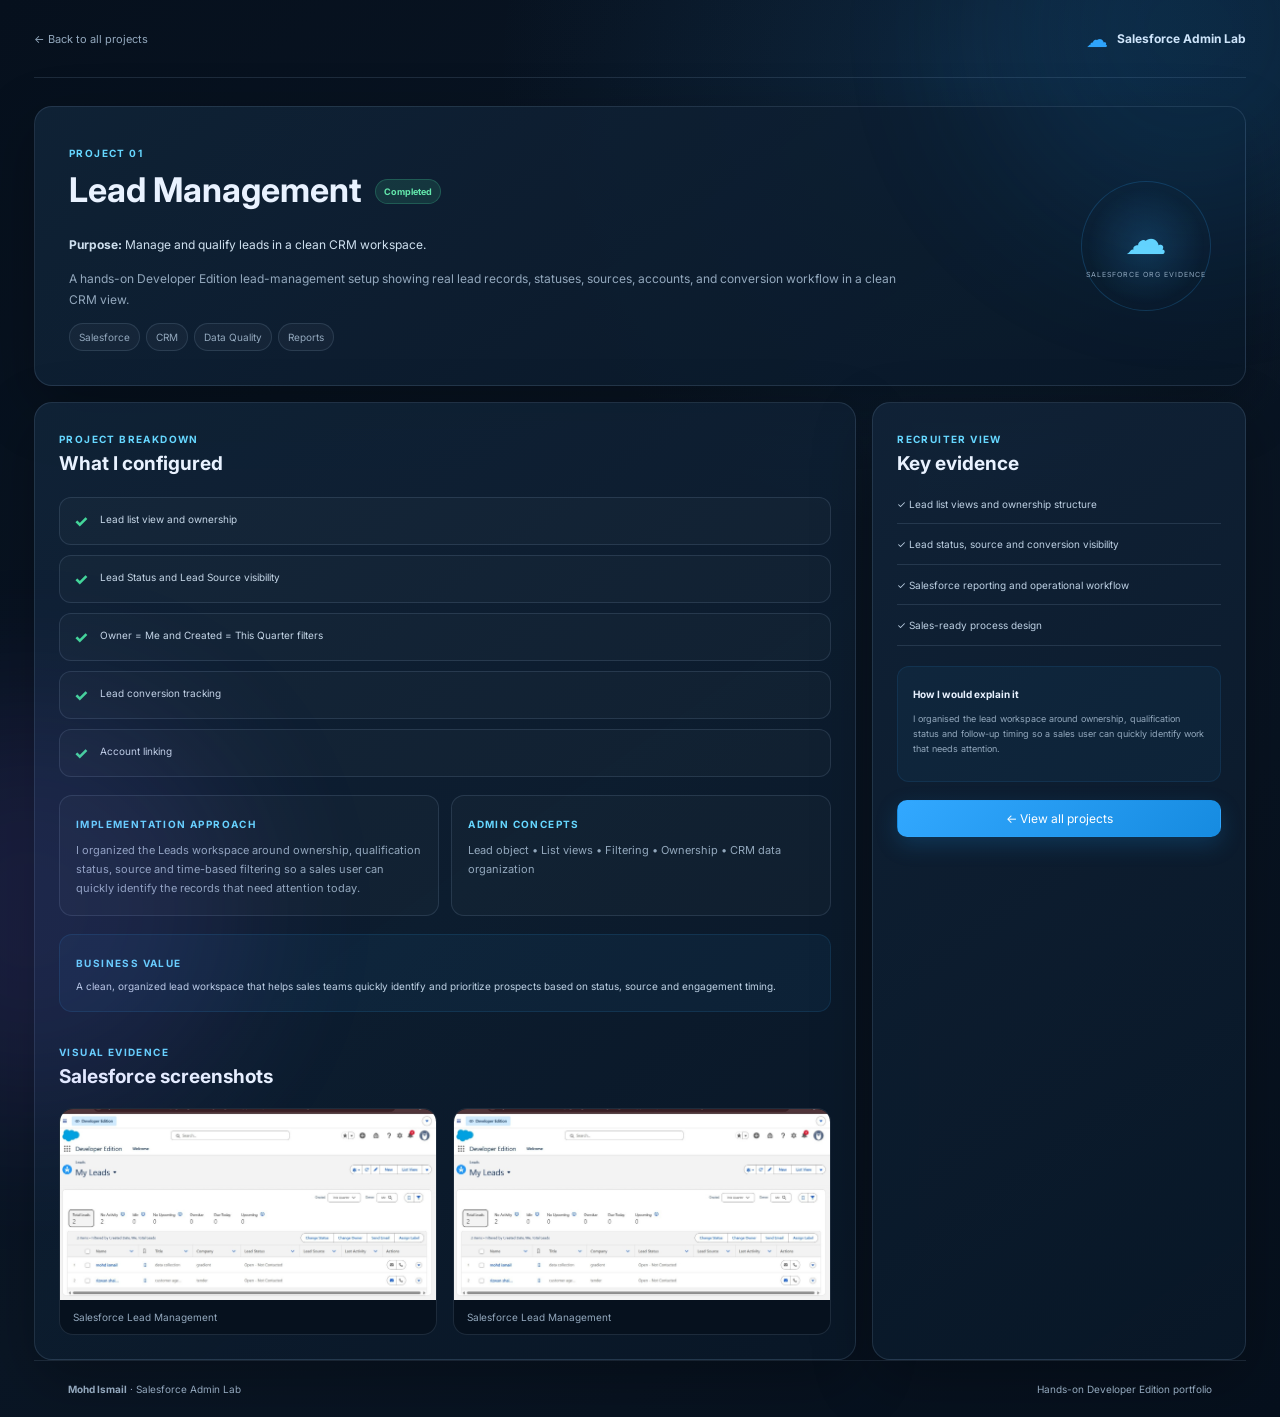
<file: project.html>
<!DOCTYPE html><html lang="en"><head><meta charset="UTF-8"><meta name="viewport" content="width=device-width,initial-scale=1.0"><title>Project | Mohd Ismail — Salesforce Admin Lab</title><link rel="stylesheet" href="style.css"></head><body><div class="bg-orb orb1"></div><div class="bg-orb orb2"></div><main class="project-page"><header class="project-top"><a class="back" href="index.html#projects">← Back to all projects</a><div class="brand-inline"><span>☁</span><b>Salesforce Admin Lab</b></div></header><div id="projectDetail"></div><footer><div><b>Mohd Ismail</b> · Salesforce Admin Lab</div><div>Hands-on Developer Edition portfolio</div></footer></main><script src="projects.js"></script><script src="project.js"></script></body></html>
</file>
<file: style.css>
@import url('https://fonts.googleapis.com/css2?family=Inter:wght@400;500;600;700;800&display=swap');
:root{--bg:#07111f;--bg2:#0b1727;--panel:rgba(13,27,44,.88);--panel2:#102239;--text:#e9f2ff;--muted:#93a8bd;--line:rgba(149,181,212,.16);--blue:#32a8ff;--blue2:#168be0;--cyan:#66d7ff;--green:#44d69a;--purple:#9a7cff;--shadow:0 20px 60px rgba(0,0,0,.28)}*{box-sizing:border-box}html{scroll-behavior:smooth}body{margin:0;font-family:Inter,system-ui,sans-serif;color:var(--text);background:radial-gradient(circle at 75% 5%,rgba(38,124,190,.16),transparent 28%),linear-gradient(135deg,#06101d,#0a1625 50%,#06101d);min-height:100vh}body.light{--bg:#eef5fb;--bg2:#f7fbff;--panel:rgba(255,255,255,.92);--panel2:#f4f9fd;--text:#13243a;--muted:#60748a;--line:rgba(39,82,119,.14);background:#eef5fb}.bg-orb{position:fixed;width:420px;height:420px;border-radius:50%;filter:blur(80px);opacity:.12;pointer-events:none}.orb1{background:#168be0;top:-180px;right:-120px}.orb2{background:#8d6cff;bottom:-220px;left:-180px}.app-shell{display:flex;min-height:100vh}.sidebar{width:250px;position:fixed;inset:0 auto 0 0;background:rgba(5,15,27,.82);backdrop-filter:blur(20px);border-right:1px solid var(--line);padding:28px 18px;z-index:20}.light .sidebar{background:rgba(246,250,254,.92)}.brand{display:flex;align-items:center;gap:12px;padding:0 10px 28px}.sf-cloud{font-size:30px;color:#31a9ff}.brand b{display:block;font-size:15px}.brand small{display:block;color:var(--muted);font-size:11px;margin-top:3px}.sidebar nav{display:grid;gap:6px}.nav-link{color:var(--muted);text-decoration:none;padding:12px 13px;border-radius:12px;display:flex;gap:12px;align-items:center;font-size:13px}.nav-link:hover,.nav-link.active{color:var(--text);background:linear-gradient(90deg,rgba(50,168,255,.18),transparent)}.sidebar-bottom{position:absolute;bottom:28px;left:28px;right:18px;color:var(--muted);font-size:11px}.dot{display:inline-block;width:7px;height:7px;background:var(--green);border-radius:50%;margin-right:8px;box-shadow:0 0 12px var(--green)}.main{margin-left:250px;width:calc(100% - 250px)}.topbar{height:74px;border-bottom:1px solid var(--line);display:flex;align-items:center;justify-content:space-between;padding:0 34px;position:sticky;top:0;background:rgba(6,16,29,.7);backdrop-filter:blur(18px);z-index:10}.light .topbar{background:rgba(244,249,253,.8)}.menu-btn{display:none}.top-title b{font-size:14px}.top-title span{display:block;font-size:11px;color:var(--muted);margin-top:3px}.top-actions{display:flex;align-items:center;gap:12px}.status{font-size:11px;color:var(--muted)}.status i{display:inline-block;width:7px;height:7px;background:var(--green);border-radius:50%;margin-right:6px}.btn{border:1px solid var(--line);background:var(--panel);color:var(--text);padding:10px 15px;border-radius:10px;text-decoration:none;font-size:12px;cursor:pointer}.btn.primary{background:linear-gradient(135deg,var(--blue),var(--blue2));border-color:transparent;color:#fff;box-shadow:0 8px 22px rgba(22,139,224,.22)}.theme-btn{width:38px;height:38px;border-radius:50%;border:1px solid var(--line);background:var(--panel);color:var(--text);cursor:pointer}.content{padding:28px 34px 40px;max-width:1500px;margin:auto}.card{background:linear-gradient(145deg,rgba(17,36,57,.88),rgba(9,24,40,.86));border:1px solid var(--line);box-shadow:var(--shadow);border-radius:18px}.light .card{background:rgba(255,255,255,.92)}.hero{min-height:340px;padding:34px;display:grid;grid-template-columns:1.45fr .85fr;overflow:hidden;position:relative}.hero-profile{display:flex;gap:24px;align-items:center;position:relative;z-index:2}.profile-wrap{padding:4px;border-radius:50%;background:linear-gradient(135deg,var(--blue),#7c5cff);box-shadow:0 0 45px rgba(50,168,255,.18)}.profile-img{width:112px;height:112px;border-radius:50%;object-fit:cover;display:block;border:4px solid var(--bg2)}.eyebrow,.kicker{font-size:10px;letter-spacing:.14em;color:var(--cyan);font-weight:700}.hero h1{font-size:38px;line-height:1.12;margin:10px 0 13px;max-width:750px}.hero h1 em{font-style:normal;color:#fff}.light .hero h1 em{color:var(--text)}.hero p{color:var(--muted);font-size:13px;line-height:1.8;max-width:760px}.hero-meta{display:flex;flex-wrap:wrap;gap:8px;margin-top:18px}.hero-meta span,.chips span{border:1px solid var(--line);background:rgba(255,255,255,.035);padding:7px 9px;border-radius:999px;color:var(--muted);font-size:10px}.mountain-art{position:relative;min-height:270px;overflow:hidden;margin:-34px -34px -34px 0}.sun{position:absolute;width:85px;height:85px;border-radius:50%;background:radial-gradient(circle,#fff6c8,#8bdcff 65%,transparent 68%);right:100px;top:55px;opacity:.75}.mountain{position:absolute;bottom:-80px;transform:rotate(0deg);width:110%;height:260px;clip-path:polygon(0 100%,30% 45%,43% 62%,58% 22%,78% 63%,100% 35%,100% 100%)}.m1{background:#122f47;right:-30px}.m2{background:#17435e;right:-100px;bottom:-105px;opacity:.9}.m3{background:#1d5972;left:-160px;bottom:-115px;opacity:.7}.m4{background:#0c2238;left:30px;bottom:-140px}.hero-note{position:absolute;right:34px;top:24px;color:#7895ad;font-size:9px;letter-spacing:.18em;text-align:right}.hero-note b{color:#d2e7fa}.stats{display:grid;grid-template-columns:repeat(4,1fr);gap:14px;margin-top:16px}.stat{padding:18px 20px;display:flex;gap:13px;align-items:center}.stat>span{font-size:21px;color:var(--blue)}.stat strong{display:block;font-size:21px}.stat small{color:var(--muted);font-size:10px}.grid-two{display:grid;grid-template-columns:1fr 1fr;gap:16px;margin-top:16px}.panel{padding:24px}.section-head{display:flex;align-items:center;justify-content:space-between;margin-bottom:22px}.section-head h2{margin:5px 0 0;font-size:19px}.skill{display:grid;grid-template-columns:190px 1fr 62px;gap:12px;align-items:center;margin:15px 0;font-size:11px}.skill span{color:#cbd9e8}.bar{height:6px;background:#1b3045;border-radius:10px;overflow:hidden}.bar i{height:100%;display:block;background:linear-gradient(90deg,var(--blue),var(--cyan));border-radius:10px}.skill b{font-size:9px;color:var(--muted);text-align:right}.live-pill{font-size:9px;color:var(--green);border:1px solid rgba(68,214,154,.25);padding:6px 8px;border-radius:999px}.evidence-grid{display:grid;grid-template-columns:1fr 1fr;gap:12px}.evidence{padding:17px;border:1px solid var(--line);border-radius:13px;background:rgba(255,255,255,.025)}.evidence small{color:var(--muted);display:block;font-size:9px}.evidence strong{font-size:23px;display:block;margin:8px 0 5px}.evidence span{color:#6f879d;font-size:9px}.projects-section{margin-top:32px}.section-head-wide{align-items:flex-end}.section-head-wide p{color:var(--muted);font-size:11px;margin:7px 0 0}.legend{font-size:10px;color:var(--muted);display:flex;gap:7px;align-items:center}.legend-dot{width:7px;height:7px;border-radius:50%;display:inline-block}.legend-dot.done{background:var(--green)}.legend-dot.progress{background:#ffbd66;margin-left:10px}.project-grid{display:grid;grid-template-columns:repeat(3,1fr);gap:16px}.project-card{text-decoration:none;color:inherit;overflow:hidden;display:flex;flex-direction:column;transition:.25s}.project-card:hover{transform:translateY(-5px);border-color:rgba(50,168,255,.35)}.project-image{height:170px;position:relative;background:#071522;overflow:hidden;border-bottom:1px solid var(--line)}.project-image img{width:100%;height:100%;object-fit:cover;object-position:center}.badge{position:absolute;top:12px;right:12px;padding:6px 8px;border-radius:999px;font-size:9px;font-weight:700}.completed{background:rgba(68,214,154,.13);color:#63e8ac;border:1px solid rgba(68,214,154,.24)}.progress-badge{background:rgba(255,189,102,.12);color:#ffca7b;border:1px solid rgba(255,189,102,.24)}.project-body{padding:20px;position:relative;min-height:190px}.project-num{font-size:10px;color:var(--blue);font-weight:700}.project-body h3{font-size:16px;margin:7px 0}.project-body p{font-size:11px;line-height:1.65;color:var(--muted);min-height:55px}.chips{display:flex;flex-wrap:wrap;gap:6px}.open-project{display:inline-block;margin-top:17px;color:var(--cyan);font-size:10px;font-weight:700}.no-image{display:flex;align-items:center;justify-content:center}.progress-visual{font-size:42px;color:#52738e;text-align:center}.progress-visual small{display:block;font-size:8px;letter-spacing:.15em;color:#59728a;margin-top:8px}.trailhead-panel{min-height:250px}.trailhead-content{display:grid;grid-template-columns:130px 1fr;gap:20px;align-items:center}.trailhead-content img{width:130px;height:190px;object-fit:cover;object-position:top;border-radius:14px;border:1px solid var(--line)}.trailhead-content h3{margin:0 0 8px;font-size:16px}.trailhead-content p{font-size:11px;color:var(--muted);line-height:1.7}.trail-note{font-size:10px;color:var(--cyan);margin-top:15px}.about-lead{font-size:15px!important;color:var(--text)!important}.about-list{display:grid;gap:9px;margin:18px 0}.about-list div{display:flex;justify-content:space-between;gap:15px;padding:10px 0;border-bottom:1px solid var(--line);font-size:10px}.about-list span{color:var(--muted)}.relocation{margin-top:18px;padding:14px;border-radius:12px;background:rgba(50,168,255,.06);border:1px solid rgba(50,168,255,.13)}.relocation p{font-size:11px;line-height:1.7;color:#b7cbe0;margin:8px 0 0}footer{border-top:1px solid var(--line);padding:22px 34px;display:flex;justify-content:space-between;color:var(--muted);font-size:10px}.project-page{max-width:1450px;margin:auto;padding:0 34px}.project-top{height:78px;display:flex;align-items:center;justify-content:space-between;border-bottom:1px solid var(--line)}.back{color:var(--muted);text-decoration:none;font-size:11px}.brand-inline{font-size:12px;display:flex;gap:9px;align-items:center}.brand-inline span{font-size:22px;color:var(--blue)}.project-hero{margin-top:28px;padding:34px;display:flex;justify-content:space-between;align-items:center;min-height:220px}.project-hero h1{font-size:34px;margin:8px 0 12px}.detail-title-row{display:flex;align-items:center;gap:13px}.detail-title-row .badge{position:static}.project-hero p{max-width:850px;color:var(--muted);font-size:12px;line-height:1.8}.detail-orb{width:130px;height:130px;border-radius:50%;border:1px solid rgba(50,168,255,.2);background:radial-gradient(circle,rgba(50,168,255,.18),transparent 65%);display:flex;align-items:center;justify-content:center;flex-direction:column;color:var(--cyan);font-size:42px;flex-shrink:0}.detail-orb small{font-size:7px;letter-spacing:.14em;color:var(--muted);text-align:center;margin-top:6px}.detail-grid{display:grid;grid-template-columns:1.65fr .75fr;gap:16px;margin-top:16px}.detail-main,.detail-side{padding:24px}.gallery{display:grid;gap:18px}.gallery figure{margin:0;border:1px solid var(--line);border-radius:14px;overflow:hidden;background:#06111e}.gallery img{display:block;width:100%;height:auto;max-height:720px;object-fit:contain;background:#06111e}.gallery figcaption{padding:10px 12px;font-size:9px;color:var(--muted)}.detail-side ul{padding:0;margin:0;list-style:none;display:grid;gap:13px}.detail-side li{font-size:10px;line-height:1.55;color:#bdd0e3;padding-bottom:11px;border-bottom:1px solid var(--line)}.detail-note{margin-top:20px;padding:15px;border-radius:12px;background:rgba(50,168,255,.05);border:1px solid rgba(50,168,255,.1)}.detail-note b{font-size:10px}.detail-note p{font-size:9px;line-height:1.7;color:var(--muted)}.full{display:block;text-align:center;margin-top:18px}.empty-evidence{min-height:380px;border:1px dashed rgba(255,189,102,.25);border-radius:14px;display:flex;align-items:center;justify-content:center;flex-direction:column;text-align:center;padding:40px}.empty-evidence>div{font-size:52px;color:#ffbd66}.empty-evidence h3{margin:12px 0 8px}.empty-evidence p{max-width:560px;color:var(--muted);font-size:11px;line-height:1.8}
@media(max-width:1100px){.project-grid{grid-template-columns:repeat(2,1fr)}.hero{grid-template-columns:1fr}.mountain-art{display:none}.stats{grid-template-columns:repeat(2,1fr)}.detail-grid{grid-template-columns:1fr}.detail-orb{display:none}}
@media(max-width:760px){.sidebar{transform:translateX(-100%);transition:.25s}.sidebar.open{transform:translateX(0)}.main{margin-left:0;width:100%}.menu-btn{display:block;border:0;background:none;color:var(--text);font-size:20px}.topbar{padding:0 16px}.top-actions .status,.top-actions .btn{display:none}.content,.project-page{padding-left:16px;padding-right:16px}.hero{padding:22px}.hero-profile{align-items:flex-start;flex-direction:column}.hero h1{font-size:29px}.stats,.grid-two,.project-grid{grid-template-columns:1fr}.skill{grid-template-columns:1fr}.skill b{text-align:left}.project-top{padding:0 2px}.project-hero{padding:22px}.project-hero h1{font-size:27px}footer{padding:20px 16px;gap:12px;flex-direction:column}.trailhead-content{grid-template-columns:1fr}.trailhead-content img{width:110px;height:160px}}

/* Combined portfolio sections */
.section-block{padding:34px 0 10px;margin-top:18px}
.section-block h2{margin:5px 0 0;font-size:24px}
.section-block .lead,.section-block .section-head>p{color:var(--muted);font-size:11px;line-height:1.7}
.experience-grid{display:grid;grid-template-columns:1fr 1fr;gap:16px;margin-top:18px}
.experience-card{padding:22px;display:flex;gap:16px;align-items:flex-start}
.experience-dot{color:var(--green);font-size:12px;margin-top:4px;text-shadow:0 0 12px rgba(68,214,154,.45)}
.experience-label{font-size:9px;letter-spacing:.14em;color:var(--cyan);font-weight:800}
.experience-card h3{font-size:16px;margin:6px 0}
.experience-card p{color:var(--muted);font-size:11px;line-height:1.7;margin:0 0 10px}
.dark-block{background:linear-gradient(145deg,rgba(4,13,24,.95),rgba(9,25,42,.92));border:1px solid var(--line);border-radius:18px;padding:28px;margin-top:28px}
.dark-block h2{font-size:25px}
.dark-block .lead{max-width:760px}
.gallery{display:grid;grid-template-columns:repeat(2,1fr);gap:16px;margin-top:20px}
.gallery figure{margin:0;background:#06111e;border:1px solid var(--line);border-radius:14px;overflow:hidden}
.gallery figure.wide{grid-column:span 2}
.gallery img{display:block;width:100%;max-height:520px;object-fit:cover;object-position:top}
.gallery figcaption{padding:11px 13px;display:flex;flex-direction:column;gap:3px;font-size:10px}.gallery figcaption span{color:var(--muted);font-size:9px}
.agent-layout{display:grid;grid-template-columns:1fr 1fr;gap:16px;margin-top:16px}.agent-shot{overflow:hidden}.agent-shot img{width:100%;display:block;max-height:520px;object-fit:cover;object-position:top}.agent-shot span{display:block;padding:11px 14px;color:var(--muted);font-size:10px}
.flow{margin:16px 0;padding:15px;display:flex;justify-content:center;align-items:center;gap:10px;flex-wrap:wrap;border:1px solid var(--line);border-radius:14px;background:rgba(255,255,255,.025)}.flow span{font-size:9px;font-weight:800;color:#bdd0e3}.flow i{color:var(--blue);font-style:normal}.interview{display:grid;grid-template-columns:1fr 1fr;gap:16px}.interview>div{border-left:3px solid var(--blue);padding:14px 17px;background:rgba(50,168,255,.045);border-radius:0 12px 12px 0}.interview p{margin:6px 0;color:var(--muted);font-size:10px;line-height:1.7}
.scenario-section{background:transparent}.scenario-grid{display:grid;grid-template-columns:repeat(3,1fr);gap:16px;margin-top:18px}.scenario-grid article{padding:21px}.scenario-grid article>span{font-size:9px;color:var(--cyan);font-weight:800;letter-spacing:.1em}.scenario-grid h3{font-size:15px;margin:9px 0}.scenario-grid p{color:var(--muted);font-size:10px;line-height:1.7}.scenario-grid b{font-size:9px}
.journey-grid{display:grid;grid-template-columns:repeat(4,1fr);gap:16px;margin-top:18px}.journey-grid article{padding:20px}.journey-grid h3{font-size:15px;margin:14px 0 5px}.journey-grid p{color:var(--muted);font-size:10px;line-height:1.7}.ring{width:70px;height:70px;border-radius:50%;border:7px solid rgba(50,168,255,.16);border-right-color:var(--blue);display:grid;place-items:center;color:var(--cyan);font-size:15px}
.relocation-section{padding-bottom:20px}.relocation-card{display:grid;grid-template-columns:1fr 1fr;gap:28px;align-items:center;background:#0b1727;border:1px solid var(--line);border-radius:18px;padding:28px}.relocation-card h2{font-size:27px;margin:5px 0 8px}.relocation-card p{color:var(--muted);font-size:11px}.country-grid{display:grid;grid-template-columns:repeat(5,1fr);gap:8px}.country-grid span{border:1px solid var(--line);border-radius:9px;padding:10px 6px;text-align:center;font-size:10px;font-weight:700;color:#d7e6f5;background:rgba(255,255,255,.025);line-height:1.25;min-height:42px;display:flex;align-items:center;justify-content:center}
.about-section{padding-bottom:20px}.about-grid{display:grid;grid-template-columns:1fr 230px;gap:22px;align-items:center}.about-grid h2{font-size:27px}.about-lead{color:var(--muted);font-size:12px;line-height:1.8;max-width:820px}.about-list{display:grid;gap:7px;margin:17px 0}.about-list div{display:flex;justify-content:space-between;gap:15px;border-bottom:1px solid var(--line);padding:8px 0;font-size:10px}.about-list span{color:var(--muted)}.skill-grid{display:flex;flex-wrap:wrap;gap:7px}.skill-grid span{border:1px solid var(--line);padding:7px 9px;border-radius:8px;color:var(--muted);font-size:9px}.about-photo{padding:12px;text-align:center}.about-photo img{width:100%;aspect-ratio:1;object-fit:cover;border-radius:12px}.about-photo h3{font-size:14px;margin:10px 0 0}.about-photo p{font-size:9px;color:var(--muted);margin:2px 0 8px}
.contact-section{text-align:center;border-top:1px solid var(--line);padding-top:35px}.contact-section>p{max-width:700px;margin:8px auto;color:var(--muted);font-size:11px}.contact-grid{display:grid;grid-template-columns:repeat(4,1fr);gap:10px;max-width:1000px;margin:18px auto}.contact-grid>div{display:flex;flex-direction:column;gap:4px;padding:15px;border:1px solid var(--line);border-radius:12px;background:rgba(255,255,255,.025)}.contact-grid span{font-size:8px;letter-spacing:.14em;color:var(--cyan);font-weight:800}.contact-grid a,.contact-grid b{font-size:10px;color:var(--text);text-decoration:none;word-break:break-word}.actions{display:flex;justify-content:center;gap:10px;margin-top:15px}
@media(max-width:1100px){.experience-grid{grid-template-columns:1fr}.scenario-grid{grid-template-columns:1fr 1fr}.journey-grid{grid-template-columns:1fr 1fr}.country-grid{grid-template-columns:repeat(4,1fr)}.about-grid{grid-template-columns:1fr 200px}}
@media(max-width:760px){.section-block{padding-left:0;padding-right:0}.gallery{grid-template-columns:1fr}.gallery figure.wide{grid-column:auto}.agent-layout,.interview,.scenario-grid,.experience-grid,.about-grid{grid-template-columns:1fr}.relocation-card{grid-template-columns:1fr}.journey-grid{grid-template-columns:1fr 1fr}.country-grid,.contact-grid{grid-template-columns:1fr 1fr}.about-photo{max-width:230px}.contact-grid{max-width:none}}
@media(max-width:500px){.journey-grid,.country-grid,.contact-grid{grid-template-columns:1fr}.section-block h2{font-size:21px}}
.scenario-grid b{font-size:10px;line-height:1.6;color:var(--text)}
.detail-points{display:grid;gap:10px}.detail-point{display:flex;gap:12px;align-items:flex-start;padding:13px 14px;border:1px solid var(--line);border-radius:12px;background:rgba(255,255,255,.025)}.detail-point>span{color:var(--green);font-weight:800}.detail-point p{margin:0;color:#c5d6e7;font-size:10px;line-height:1.6}.detail-outcome{margin-top:16px;padding:16px;border-radius:13px;background:rgba(50,168,255,.06);border:1px solid rgba(50,168,255,.12)}.detail-outcome p{margin:7px 0 0;color:#bfd2e5;font-size:10px;line-height:1.7}.project-summary{font-size:12px!important;color:#cfe0ef!important;margin-bottom:4px}.evidence-heading{margin-top:28px;margin-bottom:0}
.sf-cloud,.trailhead-icon,.ring,.progress-visual,.experience-dot{display:inline-grid;place-items:center;vertical-align:middle;line-height:1}.sf-cloud{width:34px;height:34px}.trailhead-icon{width:58px;height:58px;font-size:32px}.ring{width:70px;height:70px}.experience-dot{width:16px;height:16px}.country-grid span::first-letter{font-size:16px}

/* Trailhead / https://trailhead.salesforce.com/trailblazer/mohd-ismail24). section */
.trailhead-section{position:relative}
.trailhead-grid{display:grid;grid-template-columns:1fr 1.25fr .9fr;gap:18px;align-items:stretch}
.trailhead-stats{display:grid;grid-template-columns:1fr 1fr;gap:12px;padding:18px}
.trail-stat{border:1px solid rgba(120,180,255,.14);background:rgba(8,20,38,.52);border-radius:16px;padding:20px 14px;display:flex;flex-direction:column;justify-content:center}
.trail-stat strong{font-size:32px;line-height:1.05;color:#f5f9ff}
.trail-stat span{margin-top:7px;color:#9db6d3;font-size:13px}
.trailhead-profile{overflow:hidden;padding:0;display:flex;flex-direction:column}
.trailhead-profile img{width:100%;height:100%;min-height:330px;object-fit:cover;object-position:center top;background:#101116}
.trailhead-caption{padding:14px 16px;display:flex;flex-direction:column;gap:5px;border-top:1px solid rgba(120,180,255,.14)}
.trailhead-caption span{font-size:13px;color:#9db6d3;line-height:1.45}
.agentblazer-card{padding:24px;display:flex;flex-direction:column;justify-content:center}
.agentblazer-card h3{font-size:24px;margin:8px 0 10px}
.agentblazer-card p{color:#a9bdd6;line-height:1.65;margin:0 0 16px}
.agentblazer-card a{color:#58b9ff;text-decoration:none;font-weight:700;margin-top:auto}
.badge-note{margin-top:14px;color:#8fa8c4;font-size:13px;line-height:1.5;padding:13px 16px;border-left:3px solid #39a9ff;background:rgba(30,91,145,.10);border-radius:8px}
@media(max-width:1050px){.trailhead-grid{grid-template-columns:1fr 1fr}.agentblazer-card{grid-column:1/-1}}
@media(max-width:700px){.trailhead-grid{grid-template-columns:1fr}.agentblazer-card{grid-column:auto}.trailhead-profile img{min-height:250px}}
.trailhead-section{padding-top:24px;padding-bottom:24px}.trailhead-section .section-head{margin-bottom:14px}.trailhead-section .section-head h2{font-size:22px}.trailhead-grid{grid-template-columns:1fr 1.15fr .9fr;gap:12px}.trailhead-stats{padding:12px;gap:8px}.trail-stat{padding:12px 10px}.trail-stat strong{font-size:22px}.trail-stat span{font-size:10px}.trailhead-profile{padding:16px;min-height:0}.trailhead-icon{width:48px;height:48px;font-size:30px}.trailhead-caption{padding:0;gap:4px}.trailhead-caption span{font-size:10px}.agentblazer-card{padding:16px}.agentblazer-card h3{font-size:18px;margin:4px 0 6px}.agentblazer-card p{font-size:10px;line-height:1.5;margin-bottom:8px}.badge-note{font-size:10px;padding:10px 12px}
@media(max-width:700px){.trailhead-grid{grid-template-columns:1fr}.trailhead-section .section-head{align-items:flex-start;gap:8px}}

/* Clear project screenshot viewer */
.clickable-shot{cursor:zoom-in;position:relative}
.clickable-shot img.project-screenshot{cursor:zoom-in;transition:transform .2s ease,filter .2s ease}
.clickable-shot:hover img.project-screenshot{transform:scale(1.015);filter:brightness(1.08)}
.image-lightbox{position:fixed;inset:0;background:rgba(1,7,14,.94);backdrop-filter:blur(10px);z-index:9999;display:flex;align-items:center;justify-content:center;padding:70px 40px 50px;cursor:zoom-out}
.image-lightbox img{max-width:94vw;max-height:84vh;width:auto;height:auto;object-fit:contain;border:1px solid rgba(102,215,255,.3);border-radius:10px;box-shadow:0 25px 90px rgba(0,0,0,.65);cursor:default}
.lightbox-close{position:absolute;right:28px;top:18px;width:46px;height:46px;border-radius:50%;border:1px solid rgba(255,255,255,.22);background:rgba(255,255,255,.08);color:#fff;font-size:30px;line-height:1;cursor:pointer}
.lightbox-caption{position:absolute;bottom:18px;left:50%;transform:translateX(-50%);font-size:11px;color:#b9cce0;text-align:center;background:rgba(5,16,28,.78);padding:8px 14px;border-radius:999px;border:1px solid rgba(149,181,212,.16)}
body.lightbox-open{overflow:hidden}
.trailhead-no-photo{padding:24px;display:flex;align-items:center;gap:22px;min-height:250px}
.trailhead-icon{width:48px;height:48px;border-radius:12px;display:grid;place-items:center;font-size:30px;background:linear-gradient(145deg,rgba(50,168,255,.16),rgba(154,124,255,.12));border:1px solid rgba(102,215,255,.2)}
.trailhead-no-photo .trailhead-caption{border:0;padding:0;gap:10px}
.trailhead-no-photo .trailhead-caption b{font-size:18px}
.trailhead-no-photo .trailhead-caption span{max-width:520px}
.trailhead-no-photo .trailhead-caption .btn{align-self:flex-start;margin-top:6px}
@media(max-width:700px){.image-lightbox{padding:60px 12px 55px}.image-lightbox img{max-width:98vw;max-height:78vh}.lightbox-close{right:14px;top:12px}.trailhead-no-photo{flex-direction:column;align-items:flex-start}}

.detail-explain-grid{display:grid;grid-template-columns:1fr 1fr;gap:12px;margin:18px 0}
.detail-explain{padding:16px;border:1px solid var(--line);border-radius:13px;background:rgba(255,255,255,.025)}
.detail-explain p{font-size:11px;line-height:1.75;color:var(--muted);margin:9px 0 0}
@media(max-width:760px){.detail-explain-grid{grid-template-columns:1fr}}
</file>
